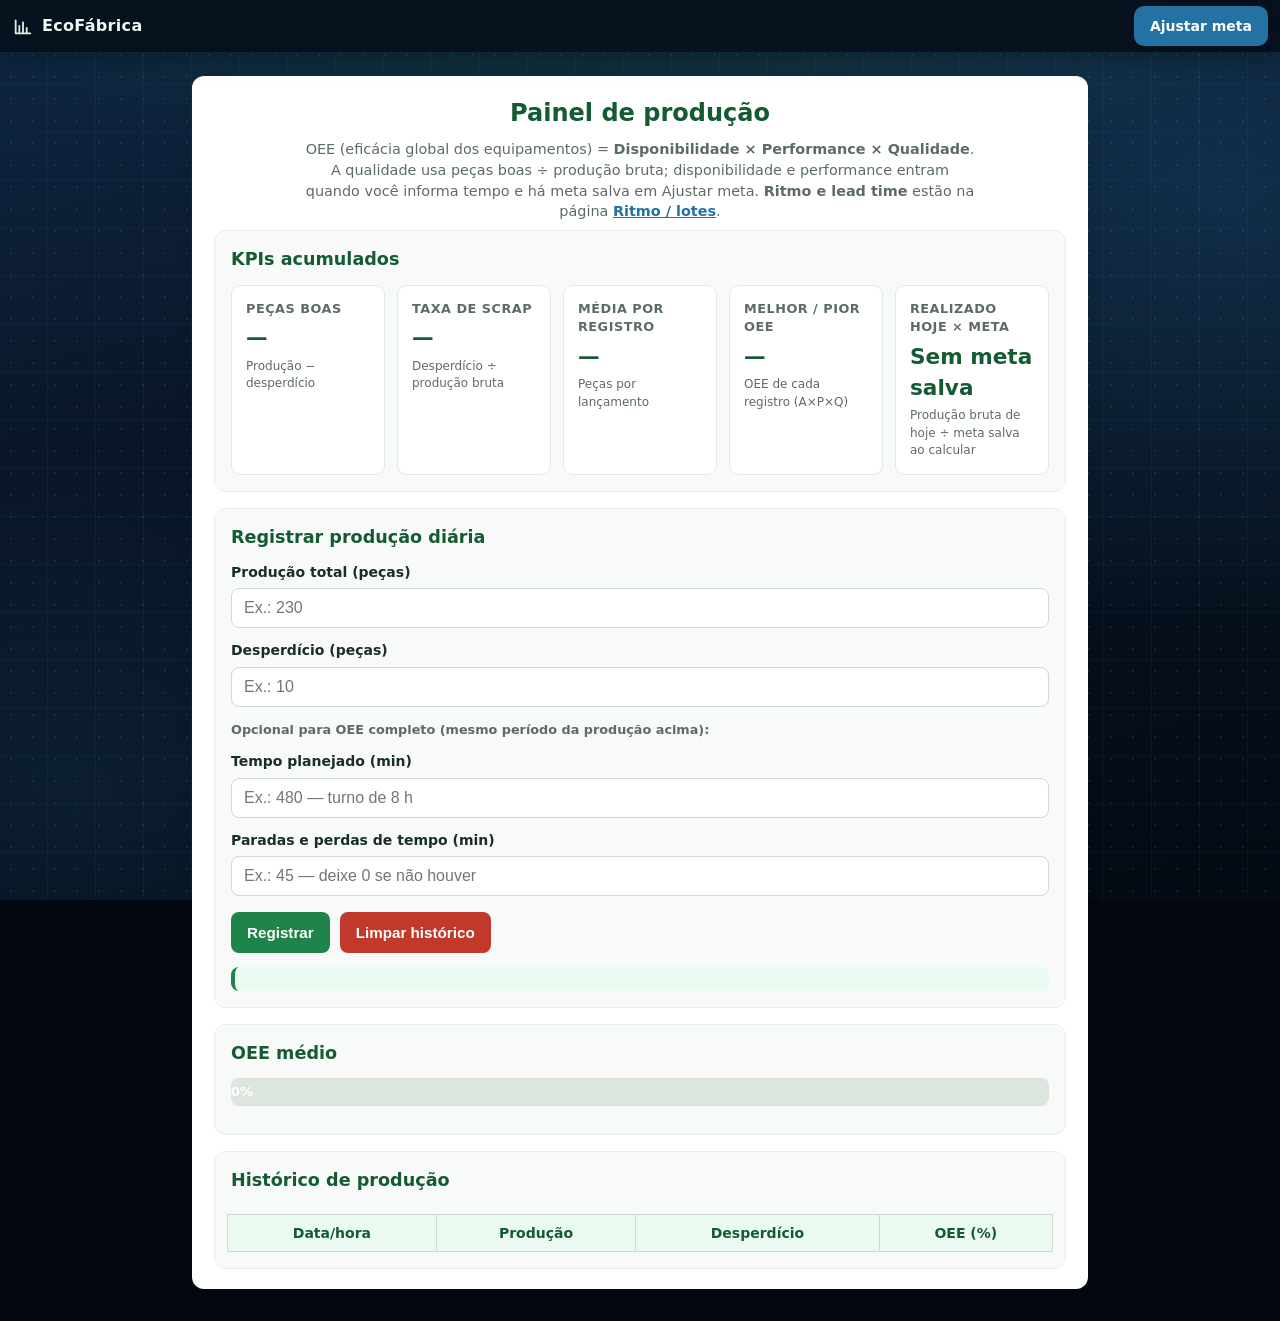
<file: index.html>
<!DOCTYPE html>
<html lang="pt-BR">
<head>
  <meta charset="UTF-8">
  <meta name="viewport" content="width=device-width, initial-scale=1.0">
  <title>EcoFábrica - Painel Principal</title>
  <link rel="stylesheet" href="style.css">
</head>
<body>

  <header class="top-bar">
    <div class="top-bar__inner">
      <span class="top-bar__brand">
        <svg class="top-bar__brand-icon" xmlns="http://www.w3.org/2000/svg" width="22" height="22" viewBox="0 0 24 24" fill="none" stroke="currentColor" stroke-width="2" stroke-linecap="round" stroke-linejoin="round" aria-hidden="true" focusable="false">
          <path d="M4 20V6M4 20h16"/>
          <path d="M8 20V12"/>
          <path d="M12 20V8"/>
          <path d="M16 20v-6"/>
        </svg>
        EcoFábrica
      </span>
      <a href="ajuste-meta.html" class="top-bar__meta" title="Ajustar meta horária">Ajustar meta</a>
    </div>
  </header>

  <div class="painel-com-botao">
    <div class="container">
      <h1 class="page-title">Painel de produção</h1>
      <p class="page-lead">
        OEE (eficácia global dos equipamentos) = <strong>Disponibilidade × Performance × Qualidade</strong>.
        A qualidade usa peças boas ÷ produção bruta; disponibilidade e performance entram quando você informa tempo e há meta salva em Ajustar meta.
        <strong>Ritmo e lead time</strong> estão na página <a href="throughput.html">Ritmo / lotes</a>.
      </p>

      <section class="card kpi-grid" aria-label="Indicadores">
        <h2 class="kpi-grid__heading">KPIs acumulados</h2>
        <div class="kpi-cards">
          <article class="kpi-card">
            <span class="kpi-card__label">Peças boas</span>
            <strong id="kpiPecasBoas" class="kpi-card__value">—</strong>
            <span class="kpi-card__hint">Produção − desperdício</span>
          </article>
          <article class="kpi-card">
            <span class="kpi-card__label">Taxa de scrap</span>
            <strong id="kpiScrap" class="kpi-card__value">—</strong>
            <span class="kpi-card__hint">Desperdício ÷ produção bruta</span>
          </article>
          <article class="kpi-card">
            <span class="kpi-card__label">Média por registro</span>
            <strong id="kpiMediaRegistro" class="kpi-card__value">—</strong>
            <span class="kpi-card__hint">Peças por lançamento</span>
          </article>
          <article class="kpi-card">
            <span class="kpi-card__label">Melhor / pior OEE</span>
            <strong id="kpiMinMax" class="kpi-card__value">—</strong>
            <span class="kpi-card__hint">OEE de cada registro (A×P×Q)</span>
          </article>
          <article class="kpi-card">
            <span class="kpi-card__label">Realizado hoje × meta</span>
            <strong id="kpiMetaVs" class="kpi-card__value">—</strong>
            <span class="kpi-card__hint">Produção bruta de hoje ÷ meta salva ao calcular</span>
          </article>
        </div>
      </section>

      <section class="card">
        <h2>Registrar produção diária</h2>
        <label for="producao">Produção total (peças)</label>
        <input type="number" id="producao" min="1" step="1" inputmode="numeric" placeholder="Ex.: 230" required>

        <label for="desperdicio">Desperdício (peças)</label>
        <input type="number" id="desperdicio" min="0" step="1" inputmode="numeric" placeholder="Ex.: 10" required>

        <p class="form-hint">Opcional para OEE completo (mesmo período da produção acima):</p>
        <label for="tempoPlanej">Tempo planejado (min)</label>
        <input type="number" id="tempoPlanej" min="0" step="1" inputmode="numeric" placeholder="Ex.: 480 — turno de 8 h">

        <label for="paradas">Paradas e perdas de tempo (min)</label>
        <input type="number" id="paradas" min="0" step="1" inputmode="numeric" placeholder="Ex.: 45 — deixe 0 se não houver">

        <div class="actions">
          <button type="button" id="btnRegistrar">Registrar</button>
          <button type="button" id="btnLimpar" class="btn-danger">Limpar histórico</button>
        </div>

        <div id="resultado" class="result" role="status" aria-live="polite"></div>
      </section>

      <section class="card">
        <h2>OEE médio</h2>
        <div class="barra-container">
          <div id="barraProgresso" class="barra">0%</div>
        </div>
        <p id="estatisticas" class="estatisticas-texto"></p>
      </section>

      <section class="card card--table">
        <h2>Histórico de produção</h2>
        <div class="table-wrap">
          <table id="tabelaRegistros">
            <thead>
              <tr>
                <th>Data/hora</th>
                <th>Produção</th>
                <th>Desperdício</th>
                <th>OEE (%)</th>
              </tr>
            </thead>
            <tbody></tbody>
          </table>
        </div>
      </section>
    </div>
  </div>

  <script src="script.js"></script>
</body>
</html>
</file>
<file: style.css>
/* Mobile first */
*,
*::before,
*::after {
  box-sizing: border-box;
}

:root {
  --bg-page: #0a1628;
  --bg-card: #ffffff;
  --text: #1a2f23;
  --muted: #5c6c63;
  --primary: #1e8449;
  --primary-hover: #27ae60;
  --accent: #2471a3;
  --accent-hover: #2980b9;
  --danger: #c0392b;
  --danger-hover: #e74c3c;
  --radius: 12px;
  --shadow: 0 4px 14px rgba(0, 0, 0, 0.08);
  --header-h: 52px;
}

html {
  -webkit-text-size-adjust: 100%;
}

body {
  font-family: system-ui, -apple-system, "Segoe UI", Roboto, Arial, sans-serif;
  margin: 0;
  padding: 0;
  padding-top: var(--header-h);
  min-height: 100vh;
  color: var(--text);
  line-height: 1.45;
  background-color: #030810;
  /* Camadas: pontos → grade → glows → base (tom industrial / painel digital) */
  background-image:
    radial-gradient(circle, rgba(160, 230, 255, 0.09) 1px, transparent 1px),
    repeating-linear-gradient(
      0deg,
      transparent,
      transparent 47px,
      rgba(56, 189, 248, 0.05) 47px,
      rgba(56, 189, 248, 0.05) 48px
    ),
    repeating-linear-gradient(
      90deg,
      transparent,
      transparent 47px,
      rgba(56, 189, 248, 0.05) 47px,
      rgba(56, 189, 248, 0.05) 48px
    ),
    radial-gradient(ellipse 115% 58% at 50% -8%, rgba(30, 132, 73, 0.28), transparent 52%),
    radial-gradient(ellipse 52% 48% at 96% 22%, rgba(36, 113, 163, 0.26), transparent),
    radial-gradient(ellipse 42% 38% at 6% 88%, rgba(36, 113, 163, 0.14), transparent),
    linear-gradient(168deg, #0f2744 0%, var(--bg-page) 40%, #040a12 100%);
  background-size:
    22px 22px,
    100% 100%,
    100% 100%,
    100% 100%,
    100% 100%,
    100% 100%,
    100% 100%;
  background-attachment: scroll;
}

@media (prefers-reduced-motion: no-preference) and (min-width: 768px) {
  body {
    background-attachment: fixed;
  }
}

/* Cabeçalho + menu mobile */
.top-bar {
  position: fixed;
  top: 0;
  left: 0;
  right: 0;
  z-index: 1000;
  background: rgba(6, 14, 26, 0.88);
  border-bottom: 1px solid rgba(56, 189, 248, 0.12);
  box-shadow: 0 4px 24px rgba(0, 0, 0, 0.35);
  backdrop-filter: blur(12px);
}

.top-bar__inner {
  display: flex;
  align-items: center;
  justify-content: space-between;
  gap: 12px;
  min-height: var(--header-h);
  padding: 0 12px;
}

.top-bar__brand {
  display: inline-flex;
  align-items: center;
  gap: 8px;
  font-weight: 700;
  color: #eafaf1;
  letter-spacing: 0.02em;
  min-width: 0;
}

.top-bar__brand-icon {
  flex-shrink: 0;
  opacity: 0.95;
}

.top-bar__meta {
  flex-shrink: 0;
  padding: 8px 12px;
  border-radius: 10px;
  background: var(--accent);
  color: #fff;
  text-decoration: none;
  font-weight: 600;
  font-size: 0.8125rem;
  white-space: nowrap;
  transition: background 0.2s;
  box-shadow: 0 2px 8px rgba(0, 0, 0, 0.12);
}

.top-bar__meta:hover {
  background: var(--accent-hover);
  color: #fff;
}

.top-bar__actions {
  display: flex;
  align-items: center;
  flex-wrap: wrap;
  justify-content: flex-end;
  gap: 8px;
  flex-shrink: 0;
}

/* Painel + container */
.painel-com-botao {
  display: flex;
  flex-direction: column;
  align-items: stretch;
  gap: 16px;
  margin: 16px auto 32px;
  padding: 0 12px;
  max-width: 720px;
}

.container {
  width: 100%;
  background: var(--bg-card);
  padding: 16px;
  border-radius: var(--radius);
  box-shadow: var(--shadow);
}

.page-title {
  margin: 0 0 8px;
  color: #145a32;
  font-size: 1.35rem;
  text-align: center;
}

.page-lead {
  margin: 0 0 8px;
  color: var(--muted);
  font-size: 0.9rem;
  text-align: center;
  max-width: 42rem;
  margin-left: auto;
  margin-right: auto;
}

.page-lead a {
  color: var(--accent);
  font-weight: 600;
}

.form-hint {
  margin: 14px 0 6px;
  font-size: 0.8rem;
  font-weight: 600;
  color: var(--muted);
}

h2 {
  margin: 0 0 12px;
  color: #145a32;
  font-size: 1.1rem;
}

label {
  display: block;
  margin-top: 12px;
  font-weight: 600;
  font-size: 0.875rem;
}

input {
  width: 100%;
  max-width: 100%;
  padding: 10px 12px;
  margin-top: 6px;
  border: 1px solid #cfd8d3;
  border-radius: 8px;
  font-size: 1rem;
}

input:focus {
  outline: 2px solid var(--primary);
  outline-offset: 1px;
}

.actions {
  display: flex;
  flex-wrap: wrap;
  gap: 10px;
  margin-top: 16px;
}

button {
  flex: 1 1 auto;
  min-width: 140px;
  margin: 0;
  background-color: var(--primary);
  color: #fff;
  border: none;
  padding: 12px 16px;
  border-radius: 8px;
  font-weight: 600;
  font-size: 0.95rem;
  cursor: pointer;
  transition: background 0.2s;
}

button:hover {
  background-color: var(--primary-hover);
}

.btn-danger {
  background-color: var(--danger);
}

.btn-danger:hover {
  background-color: var(--danger-hover);
}

.card {
  background: #f8faf9;
  border-radius: var(--radius);
  padding: 16px;
  margin-top: 16px;
  border: 1px solid #e8eeea;
}

.card:first-of-type {
  margin-top: 0;
}

.kpi-grid__heading {
  margin-bottom: 12px;
}

.kpi-cards {
  display: grid;
  grid-template-columns: 1fr;
  gap: 12px;
}

.kpi-card {
  background: #fff;
  border-radius: 10px;
  padding: 14px;
  border: 1px solid #e0ebe4;
  display: flex;
  flex-direction: column;
  gap: 4px;
}

.kpi-card__label {
  font-size: 0.8rem;
  font-weight: 600;
  color: var(--muted);
  text-transform: uppercase;
  letter-spacing: 0.04em;
}

.kpi-card__value {
  font-size: 1.35rem;
  color: #145a32;
}

.kpi-card__hint {
  font-size: 0.75rem;
  color: var(--muted);
}

.result {
  margin-top: 14px;
  background: #eafaf1;
  padding: 12px;
  border-radius: 8px;
  border-left: 4px solid var(--primary);
  color: #145a32;
  font-size: 0.95rem;
}

.result--erro {
  background: #fdedec;
  border-left-color: var(--danger);
  color: #922b21;
}

.estatisticas-texto {
  margin: 12px 0 0;
  font-size: 0.9rem;
  color: var(--text);
}

.estatisticas-texto a {
  color: var(--accent);
  font-weight: 600;
}

.table-wrap {
  overflow-x: auto;
  -webkit-overflow-scrolling: touch;
  margin: 0 -4px;
}

table {
  width: 100%;
  min-width: 320px;
  border-collapse: collapse;
  margin-top: 8px;
  font-size: 0.875rem;
}

table,
th,
td {
  border: 1px solid #cfd8d3;
}

th,
td {
  padding: 8px 6px;
  text-align: center;
}

th {
  background: #eafaf1;
  color: #145a32;
  font-weight: 600;
}

.barra-container {
  width: 100%;
  background: #dde5df;
  border-radius: 8px;
  overflow: hidden;
  margin-top: 8px;
  height: 28px;
}

.barra {
  height: 100%;
  width: 0%;
  min-width: 0;
  max-width: 100%;
  background: var(--primary);
  text-align: center;
  color: #fff;
  line-height: 28px;
  font-weight: 700;
  font-size: 0.8rem;
  transition: width 0.35s ease;
}

.chart-explain {
  margin: 0 0 10px;
  font-size: 0.85rem;
  color: var(--muted);
  line-height: 1.45;
}

.chart-explain__gain {
  color: #1e8449;
  font-weight: 600;
}

.chart-explain__loss {
  color: #c0392b;
  font-weight: 600;
}

.chart-msg {
  margin: 0 0 12px;
  font-size: 0.875rem;
  color: var(--muted);
}

.grafico-wrap-index {
  position: relative;
  width: 100%;
  min-height: 160px;
  border-radius: 10px;
  overflow: hidden;
  background: rgba(255, 255, 255, 0.5);
  border: 1px solid #e0ebe4;
}

.grafico-wrap-index canvas {
  display: block;
  width: 100% !important;
  height: 100% !important;
}

/* Tablet+ */
@media (min-width: 600px) {
  .kpi-cards {
    grid-template-columns: repeat(2, 1fr);
  }

  .page-title {
    font-size: 1.5rem;
  }

  .container {
    padding: 20px 22px;
  }
}

@media (min-width: 768px) {
  .top-bar__meta {
    padding: 10px 16px;
    font-size: 0.875rem;
  }

  body {
    padding-top: var(--header-h);
  }

  .painel-com-botao {
    max-width: 920px;
    margin-top: 24px;
  }

  button {
    flex: 0 1 auto;
    min-width: unset;
  }
}

@media (min-width: 900px) {
  .kpi-cards {
    grid-template-columns: repeat(auto-fit, minmax(148px, 1fr));
  }
}
</file>
